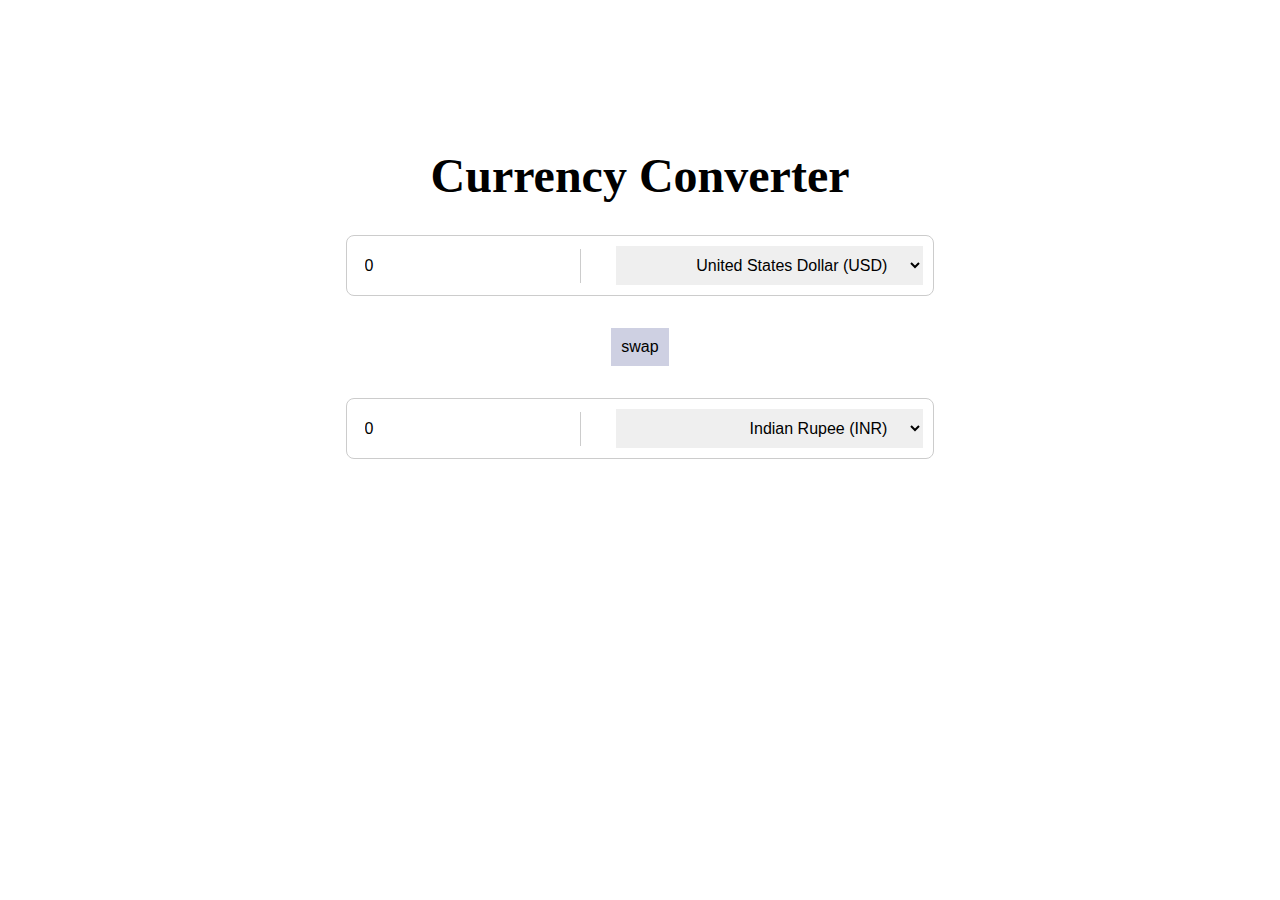
<file: currency convertor/index.html>
<!DOCTYPE html>
<html lang="en">
    <head>
        <meta charset="UTF-8" />
        <meta name="viewport" content="width=device-width, initial-scale=1.0" />
        <link rel="stylesheet" href="style.css" />
        <title>Currency Converter</title>
    </head>
    <body>
        <div class="container">
            <h1>Currency Converter</h1>
            <div class="currency-section">
                <input
                    type="number"
                    placeholder="0"
                    value="0"
                    class="from-amount"
                    id="from-amount"
                />
                <select class="from-currency" id="from-currency">
                    <option value="AED">
                        United Arab Emirates Dirham (AED)
                    </option>
                    <option value="AFN">Afghan Afghani (AFN)</option>
                    <option value="ARS">Argentine Peso (ARS)</option>
                    <option value="AUD">Australian Dollar (AUD)</option>
                    <option value="BDT">Bangladeshi Taka (BDT)</option>
                    <option value="BGN">Bulgarian Lev (BGN)</option>
                    <option value="BRL">Brazilian Real (BRL)</option>
                    <option value="BSD">Bahamian Dollar (BSD)</option>
                    <option value="CAD">Canadian Dollar (CAD)</option>
                    <option value="CHF">Swiss Franc (CHF)</option>
                    <option value="CLP">Chilean Peso (CLP)</option>
                    <option value="CNY">Chinese Yuan (CNY)</option>
                    <option value="COP">Colombian Peso (COP)</option>
                    <option value="CZK">Czech Koruna (CZK)</option>
                    <option value="DKK">Danish Krone (DKK)</option>
                    <option value="DOP">Dominican Peso (DOP)</option>
                    <option value="EGP">Egyptian Pound (EGP)</option>
                    <option value="EUR">Euro (EUR)</option>
                    <option value="FJD">Fijian Dollar (FJD)</option>
                    <option value="GBP">British Pound (GBP)</option>

                    <option value="GTQ">Guatemalan Quetzal (GTQ)</option>
                    <option value="HKD">Hong Kong Dollar (HKD)</option>
                    <option value="HRK">Croatian Kuna (HRK)</option>
                    <option value="HUF">Hungarian Forint (HUF)</option>
                    <option value="IDR">Indonesian Rupiah (IDR)</option>
                    <option value="ILS">Israeli New Shekel (ILS)</option>
                    <option value="INR">Indian Rupee (INR)</option>
                    <option value="ISK">Icelandic Krona (ISK)</option>
                    <option value="JPY">Japanese Yen (JPY)</option>
                    <option value="KRW">South Korean Won (KRW)</option>
                    <option value="KZT">Kazakhstani Tenge (KZT)</option>
                    <option value="MXN">Mexican Peso (MXN)</option>
                    <option value="MYR">Malaysian Ringgit (MYR)</option>
                    <option value="NOK">Norwegian Krone (NOK)</option>
                    <option value="NPR">Nepalese Rupee (NPR)</option>
                    <option value="NZD">New Zealand Dollar (NZD)</option>
                    <option value="PAB">Panamanian Balboa (PAB)</option>
                    <option value="PEN">Peruvian Nuevo Sol (PEN)</option>
                    <option value="PHP">Philippine Peso (PHP)</option>
                    <option value="PKR">Pakistani Rupee (PKR)</option>
                    <option value="PLN">Polish Zloty (PLN)</option>
                    <option value="PYG">Paraguayan Guarani (PYG)</option>
                    <option value="RON">Romanian Leu (RON)</option>
                    <option value="RUB">Russian Ruble (RUB)</option>
                    <option value="SAR">Saudi Riyal (SAR)</option>
                    <option value="LKR">Sri Lankan Rupee (LKR)</option>
                    <option value="SEK">Swedish Krona (SEK)</option>
                    <option value="SGD">Singapore Dollar (SGD)</option>
                    <option value="THB">Thai Baht (THB)</option>
                    <option value="TRY">Turkish Lira (TRY)</option>
                    <option value="TWD">Taiwan New Dollar (TWD)</option>
                    <option value="UAH">Ukrainian Hryvnia (UAH)</option>
                    <option value="USD" selected>
                        United States Dollar (USD)
                    </option>
                    <option value="UYU">Uruguayan Peso (UYU)</option>
                    <option value="VND">Vietnamese Dong (VND)</option>
                    <option value="ZAR">South African Rand (ZAR)</option>
                </select>
            </div>
            <button class="swap">swap</button>
            <div class="currency-section">
                <input
                    type="number"
                    placeholder="0"
                    value="0"
                    class="to-amount"
                    id="to-amount"
                />
                <select class="to-currency" id="to-currency">
                    <option value="AED">
                        United Arab Emirates Dirham (AED)
                    </option>
                    <option value="AFN">Afghan Afghani (AFN)</option>
                    <option value="ARS">Argentine Peso (ARS)</option>
                    <option value="AUD">Australian Dollar (AUD)</option>
                    <option value="BDT">Bangladeshi Taka (BDT)</option>
                    <option value="BGN">Bulgarian Lev (BGN)</option>
                    <option value="BRL">Brazilian Real (BRL)</option>
                    <option value="BSD">Bahamian Dollar (BSD)</option>
                    <option value="CAD">Canadian Dollar (CAD)</option>
                    <option value="CHF">Swiss Franc (CHF)</option>
                    <option value="CLP">Chilean Peso (CLP)</option>
                    <option value="CNY">Chinese Yuan (CNY)</option>
                    <option value="COP">Colombian Peso (COP)</option>
                    <option value="CZK">Czech Koruna (CZK)</option>
                    <option value="DKK">Danish Krone (DKK)</option>
                    <option value="DOP">Dominican Peso (DOP)</option>
                    <option value="EGP">Egyptian Pound (EGP)</option>
                    <option value="EUR">Euro (EUR)</option>
                    <option value="FJD">Fijian Dollar (FJD)</option>
                    <option value="GBP">British Pound (GBP)</option>
                    <option value="GTQ">Guatemalan Quetzal (GTQ)</option>
                    <option value="HKD">Hong Kong Dollar (HKD)</option>
                    <option value="HRK">Croatian Kuna (HRK)</option>
                    <option value="HUF">Hungarian Forint (HUF)</option>
                    <option value="IDR">Indonesian Rupiah (IDR)</option>
                    <option value="ILS">Israeli New Shekel (ILS)</option>
                    <option value="INR" selected>Indian Rupee (INR)</option>
                    <option value="ISK">Icelandic Krona (ISK)</option>
                    <option value="JPY">Japanese Yen (JPY)</option>
                    <option value="KRW">South Korean Won (KRW)</option>
                    <option value="KZT">Kazakhstani Tenge (KZT)</option>
                    <option value="MXN">Mexican Peso (MXN)</option>
                    <option value="MYR">Malaysian Ringgit (MYR)</option>
                    <option value="NOK">Norwegian Krone (NOK)</option>
                    <option value="NPR">Nepalese Rupee (NPR)</option>
                    <option value="NZD">New Zealand Dollar (NZD)</option>
                    <option value="PAB">Panamanian Balboa (PAB)</option>
                    <option value="PEN">Peruvian Nuevo Sol (PEN)</option>
                    <option value="PHP">Philippine Peso (PHP)</option>
                    <option value="PKR">Pakistani Rupee (PKR)</option>
                    <option value="PLN">Polish Zloty (PLN)</option>
                    <option value="PYG">Paraguayan Guarani (PYG)</option>
                    <option value="RON">Romanian Leu (RON)</option>
                    <option value="RUB">Russian Ruble (RUB)</option>
                    <option value="SAR">Saudi Riyal (SAR)</option>
                    <option value="LKR">Sri Lankan Rupee (LKR)</option>
                    <option value="SEK">Swedish Krona (SEK)</option>
                    <option value="SGD">Singapore Dollar (SGD)</option>
                    <option value="THB">Thai Baht (THB)</option>
                    <option value="TRY">Turkish Lira (TRY)</option>
                    <option value="TWD">Taiwan New Dollar (TWD)</option>
                    <option value="UAH">Ukrainian Hryvnia (UAH)</option>
                    <option value="USD">United States Dollar (USD)</option>
                    <option value="UYU">Uruguayan Peso (UYU)</option>
                    <option value="VND">Vietnamese Dong (VND)</option>
                    <option value="ZAR">South African Rand (ZAR)</option>
                </select>
            </div>

            <div class="rate-container"></div>
        </div>

        <script src="script.js"></script>
    </body>
</html>
</file>
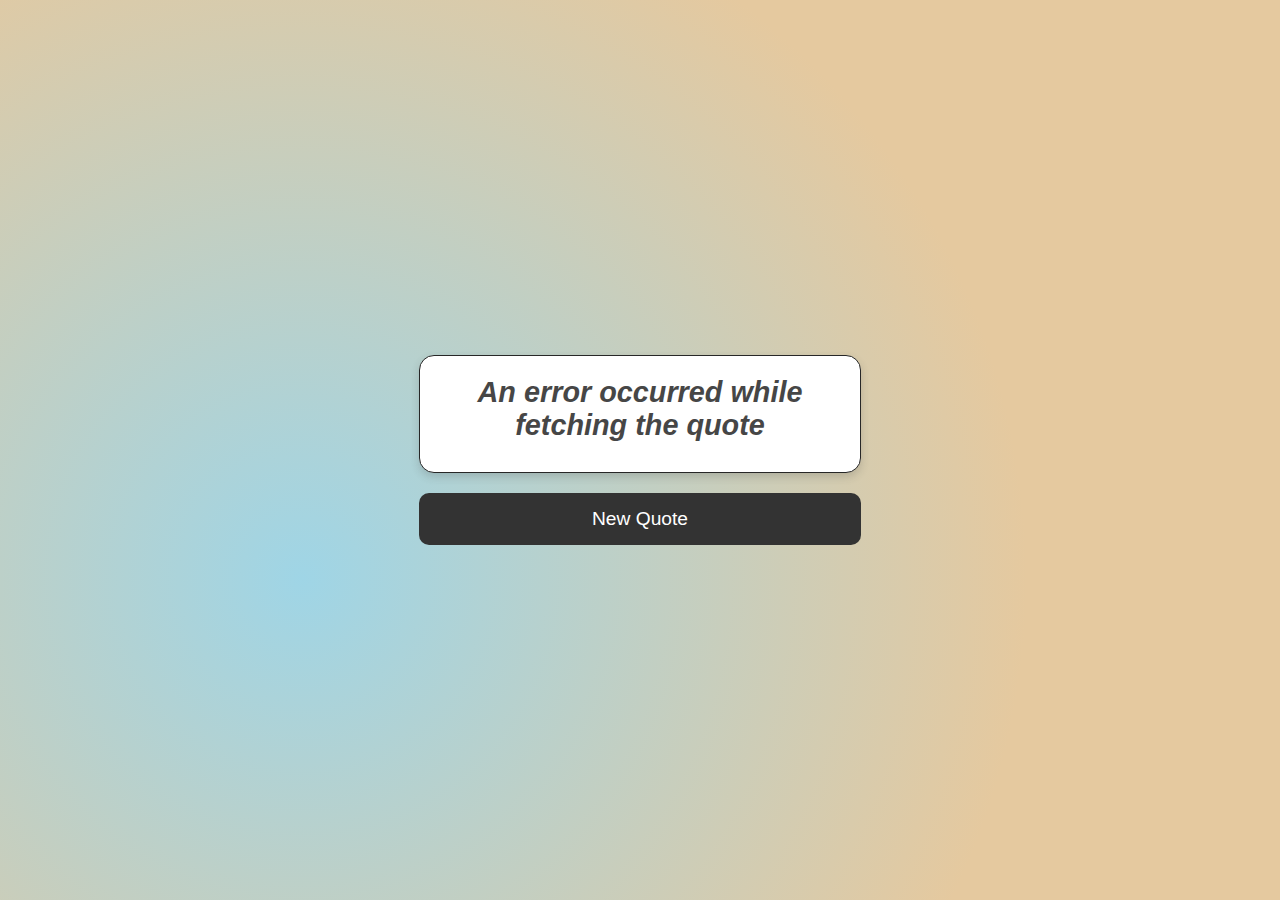
<file: generator/index.html>
<!DOCTYPE html>
<html lang="en">
    <head>
        <meta charset="UTF-8" />
        <meta name="viewport" content="width=device-width, initial-scale=1.0" />
        <title>Random Quote Generator</title>
        <link rel="stylesheet" href="style.css" />
    </head>
    <body>
        <div class="container">
            <div class="quote-container">
                <p id="quote-text" class="quote-text"></p>
                <p class="author" id="author"></p>
            </div>
            <button class="new-quote-btn" id="new-quote-btn">New Quote</button>
        </div>
        <script src="script.js"></script>
    </body>
</html>
</file>
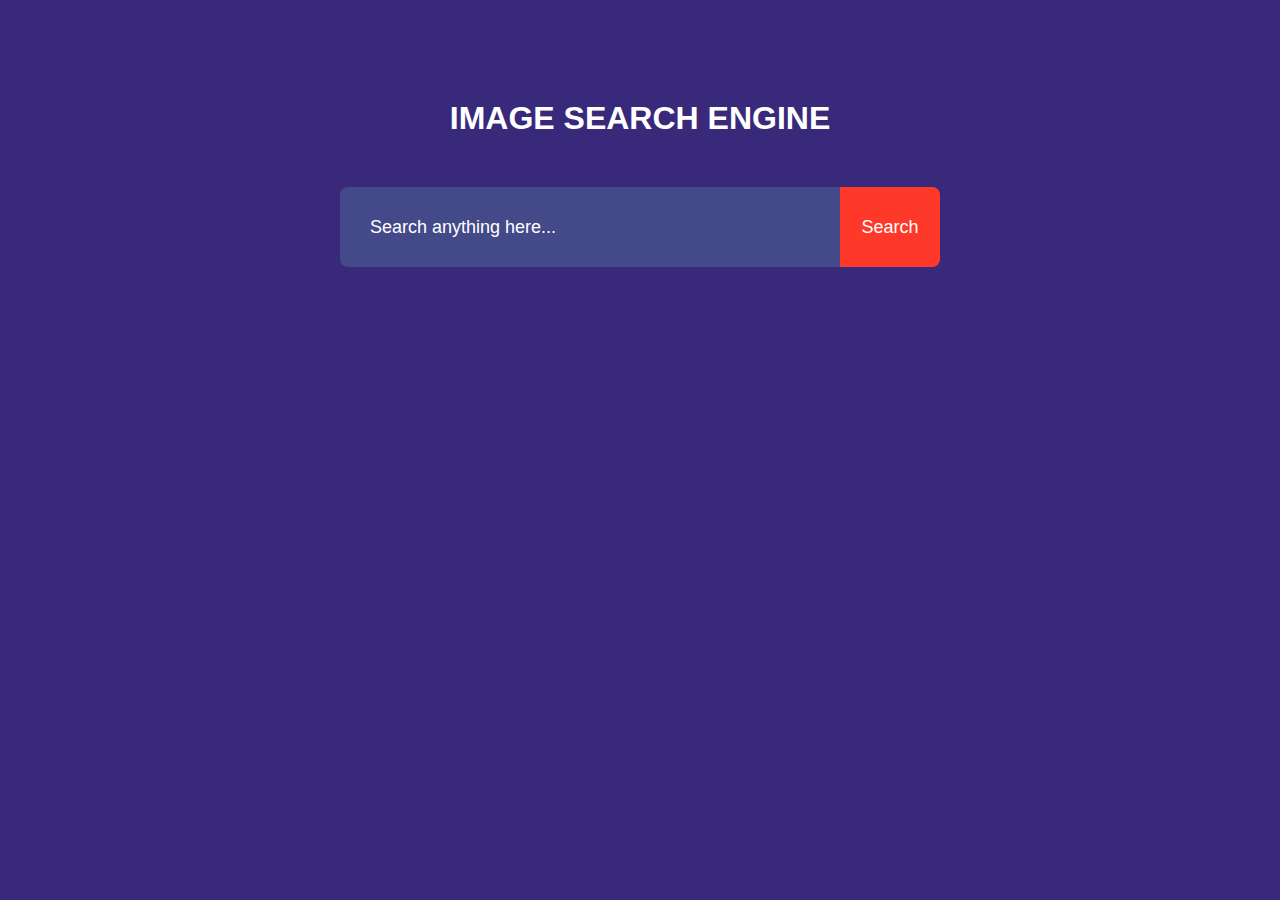
<file: image search engine/index.html>
<!DOCTYPE html>
<html lang="en">
<head>
    <meta charset="UTF-8">
    <meta name="viewport" content="width=device-width, initial-scale=1.0">
    <title>Document</title>
    <link rel="stylesheet" href="style.css">
</head>
<body>
    <h1>IMAGE SEARCH ENGINE</h1>
    <form id="search-form">
        <input type="text" id="search-box" placeholder="Search anything here...">
        <button>Search</button>
    </form>
<div id="search-result"></div>
<button id="show-more-btn">Show more</button>


<script src="script.js"></script>
</body>
</html>
</file>
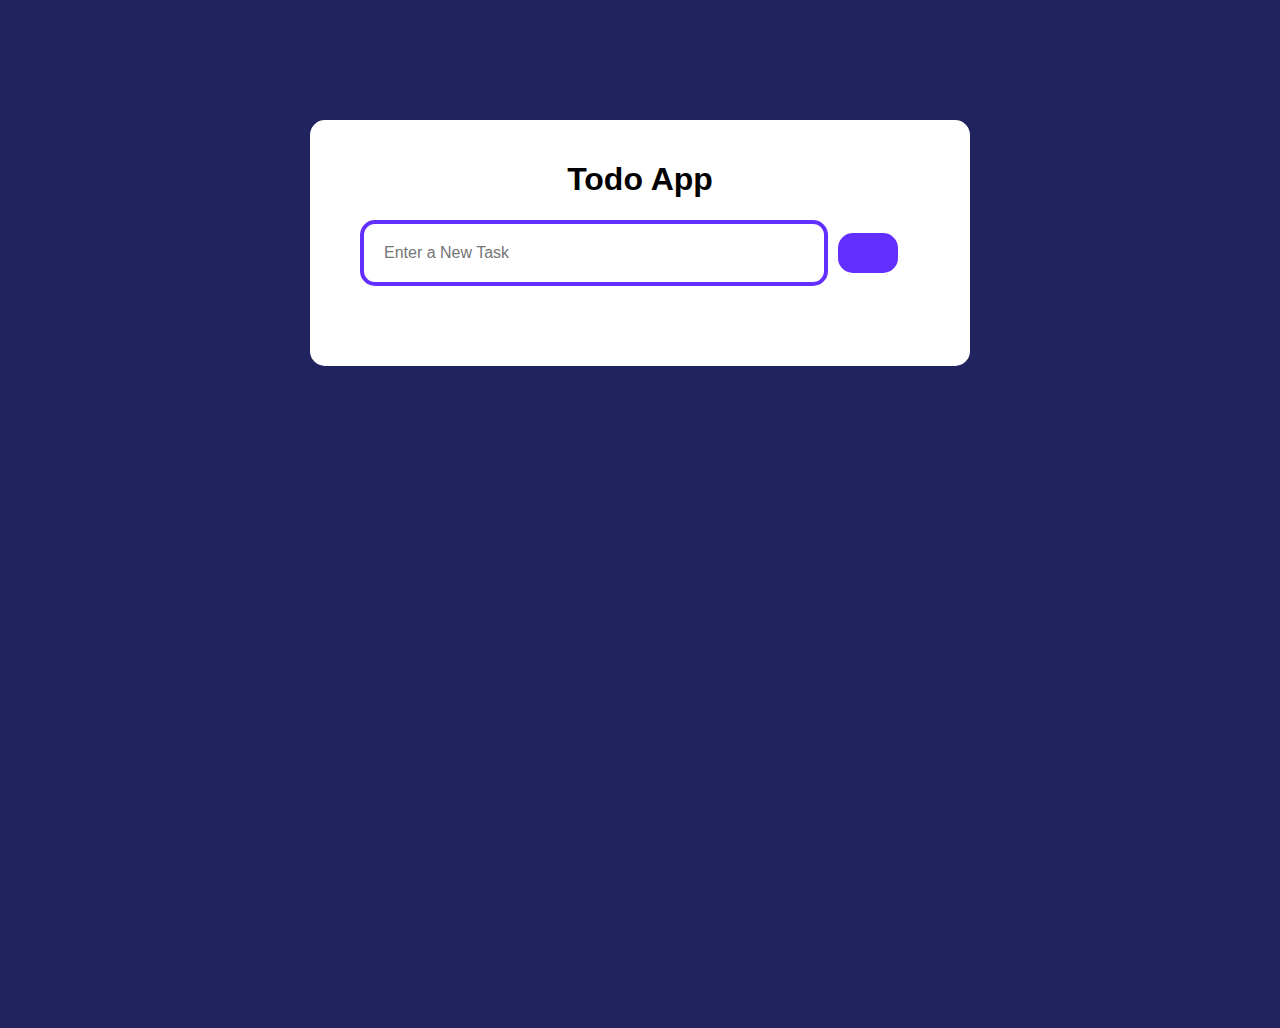
<file: todo/index.html>
<!DOCTYPE html>
<html lang="en">
    <head>
        <meta charset="UTF-8" />
        <meta name="viewport" content="width=device-width, initial-scale=1.0" />
        <title>Todo App</title>
        <link
            rel="stylesheet"
            href="https://cdnjs.cloudflare.com/ajax/libs/font-awesome/6.5.1/css/all.min.css"
            integrity="sha512-DTOQO9RWCH3ppGqcWaEA1BIZOC6xxalwEsw9c2QQeAIftl+Vegovlnee1c9QX4TctnWMn13TZye+giMm8e2LwA=="
            crossorigin="anonymous"
            referrerpolicy="no-referrer"
        />
        <link rel="stylesheet" href="style.css" />
    </head>
    <body>
        <div class="todo-app">
            <h1>Todo App</h1>
            <form action="" id="task-form"> 
                <input
                    type="text"
                    id="task-input"
                    placeholder="Enter a New Task"
                />
                <button class="btn" type="submit">
                    <i class="fa-solid fa-plus"></i>
                </button>
            </form>
            <ul id="task-list">
                <!-- <li class="checked">Task 1</li>
                <li class="checked">Task 2</li>
                <li>Task 3</li> -->
            </ul>
        </div>
        <script src="script.js"></script>
    </body>
</html>
</file>
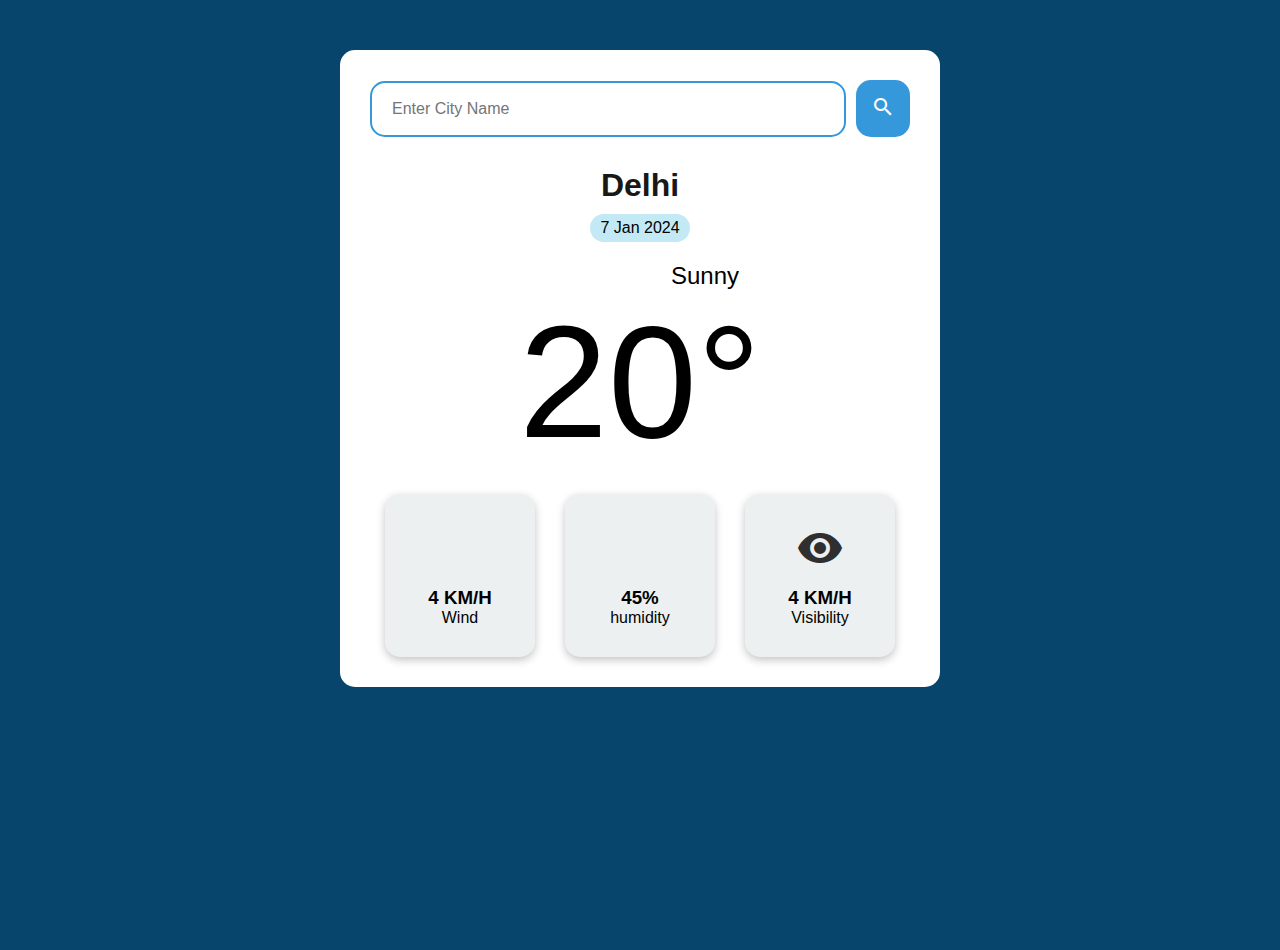
<file: weather/index.html>
<!DOCTYPE html>
<html lang="en">
    <head>
        <meta charset="UTF-8" />
        <meta name="viewport" content="width=device-width, initial-scale=1.0" />
        <link
            rel="stylesheet"
            href="https://fonts.googleapis.com/icon?family=Material+Icons"
        />
        <title>Weather App</title>
        <link rel="stylesheet" href="style.css" />
    </head>
    <body>
        <div class="weather-app">
            <form class="search-form" action="">
                <input
                    class="city-input"
                    type="text"
                    placeholder="Enter City Name"
                />
                <button class="search-btn" type="submit">
                    <i class="material-icons">search</i>
                </button>
            </form>
            <div class="city-date-section">
                <h2 class="city">Delhi</h2>
                <p class="date">7 Jan 2024</p>
            </div>
            <div class="temperature-info">
                <div class="description">
                    <i class="material-icons">sunny</i>
                    <span class="description-text">Sunny</span>
                </div>
                <div class="temp">20°</div>
            </div>
            <div class="additional-info">
                <div class="wind-info">
                    <i class="material-icons">air</i>
                    <div>
                        <h3 class="wind-speed">4 KM/H</h3>
                        <p class="wind-label">Wind</p>
                    </div>
                </div>
                <div class="humidity-info">
                    <i class="material-icons">water_drop</i>
                    <div>
                        <h3 class="humidity">45%</h3>
                        <p class="humidity-label">humidity</p>
                    </div>
                </div>
                <div class="visibility-info">
                    <i class="material-icons">visibility</i>
                    <div>
                        <h3 class="visibility-distance">4 KM/H</h3>
                        <p class="visibility">Visibility</p>
                    </div>
                </div>
            </div>
        </div>

        <script src="script.js"></script>
    </body>
</html>
</file>
<file: currency convertor/style.css>
* {
    margin: 0;
    padding: 0;
    box-sizing: border-box;
}
body{
    background-image: url(https://img.pikbest.com/wp/202348/convert-3d-illustration-of-a-white-background-currency-converter_9775949.jpg!w700wp);
    background-repeat: no-repeat;
    background-size: cover;
}
.container {
    background-color: #fff;
    margin: 100px auto;
    width: 800px;
    padding: 3rem 2rem;
    border-radius: 10px;
    display: flex;
    flex-direction: column;
    gap: 2rem;
    justify-content: center;
    align-items: center;
}

.container h1 {
    font-size: 3rem;
}

.currency-section {
    padding: 10px;
    width: 80%;
    border: 1px solid #ccc;
    border-radius: 8px;
    display: flex;
    justify-content: space-between;
    align-items: center;
}

.currency-section input {
    border: none;
    padding: 8px;
    outline: none;
    font-size: 1rem;
    border-right: 1px solid #ccc;
}

.currency-section select {
    border: none;
    outline: none;
    padding: 10px 20px 10px 10px;
    font-size: 1rem;
    text-align: right;
}

.swap {
    padding: 10px;
    /* border-radius: 25px 25px; */
    border: none;
    background-color: #ced0e2;
    font-size: 1rem;
}

.rate-container p {
    text-align: center;
    margin-bottom: 10px;
    font-size: 2rem;
    font-weight: bold;
}

.rate-container h2 {
    text-align: center;
    font-weight: bold;
    font-size: 1.5rem;
    margin-top: 10px;
}
.swap.hover{
    color: black;
    background-color: white;
}
</file>
<file: generator/style.css>
* {
    padding: 0;
    margin: 0;
}

body {
    background-image: radial-gradient(
        circle 805px at 23.6% 64.3%,
        rgb(159, 213, 230) 0%,
        rgb(229, 201, 159) 90%
    );
    font-family: Arial, Helvetica, sans-serif;
    height: 100vh;
    display: flex;
    justify-content: center;
    align-items: center;
}

.container {
    display: flex;
    justify-content: center;
    align-items: center;
    flex-direction: column;
    gap: 20px;
}

.quote-container {
    max-width: 400px;
    background-color: white;
    padding: 20px;
    border: 1px solid #272727;
    border-radius: 15px;
    text-align: center;
    box-shadow: 0 4px 8px rgba(61, 58, 58, 0.2);
}

.quote-text {
    font-size: 1.8rem;
    opacity: 0.9;
    color: #333;
    font-style: italic;
    font-weight: bold;
}

.author {
    margin-top: 10px;
    font-style: italic;
}

.new-quote-btn {
    width: 100%;
    background-color: #333;
    color: white;
    padding: 15px 20px;
    font-size: 1.2rem;
    border: none;
    border-radius: 10px;
    cursor: pointer;
}

.new-quote-btn:hover {
    background-color: #555;
}
</file>
<file: image search engine/style.css>
*{
    margin: 0;
    padding: 0;
    font-family:'poppins',sans-serif;
    box-sizing: border-box;
}
body{
    background: #39297b;
    color:#fff;
}
h1{
    text-align: center;
    margin: 100px auto 50px;
    font-weight: 600;
}
form{
    width: 90%;
    max-width: 600px;
    margin: auto;
    height: 80px;
    background:#434989 ;
    display: flex;
    align-items: center;
    border-radius: 8px;
}
form input{
    flex: 1;
    height: 100%;
    border: 0;
    outline: 0;
    background:transparent;
    color:#fff;
    font-size: 18px;
    padding:0 30px;
}
form button{
    padding: 0 40x;
    height:100%;
    background: #ff3929;
    color:#fff;
    font-size: 18px;
    border:0;
    outline: 0;
    border-top-right-radius: 8px;
    border-bottom-right-radius: 8px;
    cursor: pointer;
    width: 100px;
}
::placeholder{
    color: #fff;
    font-size: 18px;
}
#show-more-btn{
    background: #ff3929;
    color: #fff;
    border: 0;
    outline: 0;
    padding: 10px 20px;
    border-radius: 4px;
    margin:10px auto 100px  ;
    cursor: pointer;
    display: none;
}
#search-result{
    width: 80%;
    margin: 100px auto 50px;
    display: grid;
    grid-template-columns: 1fr 1fr 1fr;
    grid-gap: 40px;
}
#search-result img{
    width: 100%;
    height: 230px;
    object-fit: cover;
    border-radius: 5px;
}
</file>
<file: todo/style.css>
body {
    background-color: #20235d;
    height: 100vh;
    font-family: Arial, Helvetica, sans-serif;
}

.todo-app {
    max-width: 600px;
    background-color: hsl(0, 0%, 100%);
    padding: 20px 30px 50px;
    margin: 120px auto 15px;
    border-radius: 15px;
}

.todo-app h1 {
    text-align: center;
}

form {
    display: flex;
    align-items: center;
    gap: 10px;
    margin-bottom: 30px;
}

input[type="text"] {
    width: 70%;
    padding: 20px;
    border: 4px solid #632fff;
    border-radius: 15px;
    font-size: 1rem;
    margin-left: 20px;
}

.btn {
    background-color: #632fff;
    border: none;
    color: white;
    padding: 20px 30px;
    cursor: pointer;
    border-radius: 15px;
    font-size: 1.5rem;
}

.btn:hover {
    background-color: #4a15e9;
}

ul li {
    list-style-type: none;
    font-size: 1.1rem;
    padding: 10px 6px 10px 30px;
    cursor: pointer;
    position: relative;
}

ul li::before {
    content: "☐";
    font-size: 25px;
    position: absolute;
    left: -1px;
    top: 4px;
}

#task-list {
    padding: 0px 30px;
}

ul li.checked {
    text-decoration: line-through;
    color: #632fff;
}

ul li.checked::before {
    content: "☑";
    color: #632fff;
}

ul li span {
    position: absolute;
    top: 1.8px;
    right: 5px;
    color: rgb(227, 120, 26);
    font-size: 2rem;
}
</file>
<file: weather/style.css>
* {
    margin: 0;
    padding: 0;
    box-sizing: border-box;
}

body {
    background-color: hsl(204, 86%, 23%);
    font-family: Arial, Helvetica, sans-serif;
    height: 100vh;
}

.weather-app {
    background-color: white;
    max-width: 600px;
    margin: 50px auto;
    padding: 30px;
    border-radius: 15px;
}

.search-form {
    display: flex;
    align-items: center;
}

input[type="text"] {
    flex: 1;
    padding: 20px;
    border: 2px solid #3498db;
    border-radius: 15px;
    font-size: 1rem;
    height: 3.5rem;
}

.search-btn {
    background-color: #3498db;
    border: none;
    padding: 15px;
    border-radius: 15px;
    cursor: pointer;
    color: white;
    margin-left: 10px;
    transition: backgroung-color 0.3s ease;
}

.search-btn:hover {
    background-color: #2980b9;
}

.city-date-section {
    margin-top: 30px;
    display: flex;
    align-items: center;
    justify-content: center;
    flex-direction: column;
    gap: 10px;
}

.city-date-section .city {
    font-size: 2rem;
    opacity: 0.9;
}

.city-date-section .date {
    background-color: #c3eaf4;
    padding: 5px 10px;
    border-radius: 15px;
}

.temperature-info {
    margin-top: 20px;
    display: flex;
    align-items: center;
    justify-content: center;
    flex-direction: column;
}

.temperature-info .temp {
    font-size: 10rem;
}

.temperature-info .description {
    display: flex;
    align-items: center;
    justify-content: center;
    gap: 10px;
}

.temperature-info .description i {
    font-size: 1.5rem;
    opacity: 0.8;
}

.temperature-info .description span {
    font-size: 1.5rem;
}

.additional-info {
    margin-top: 20px;
    display: flex;
    justify-content: space-around;
}

.wind-info,
.humidity-info,
.visibility-info {
    background-color: #ecf0f1;
    width: 150px;
    display: flex;
    align-items: center;
    justify-content: center;
    flex-direction: column;
    gap: 15px;
    border-radius: 15px;
    padding: 30px 20px;
    box-shadow: rgba(0, 0, 0, 0.24) 0px 3px 8px;
}

.additional-info .material-icons {
    font-size: 3rem;
    opacity: 0.8;
}

.wind-info div,
.humidity-info div,
.visibility-info div {
    text-align: center;
}
</file>
